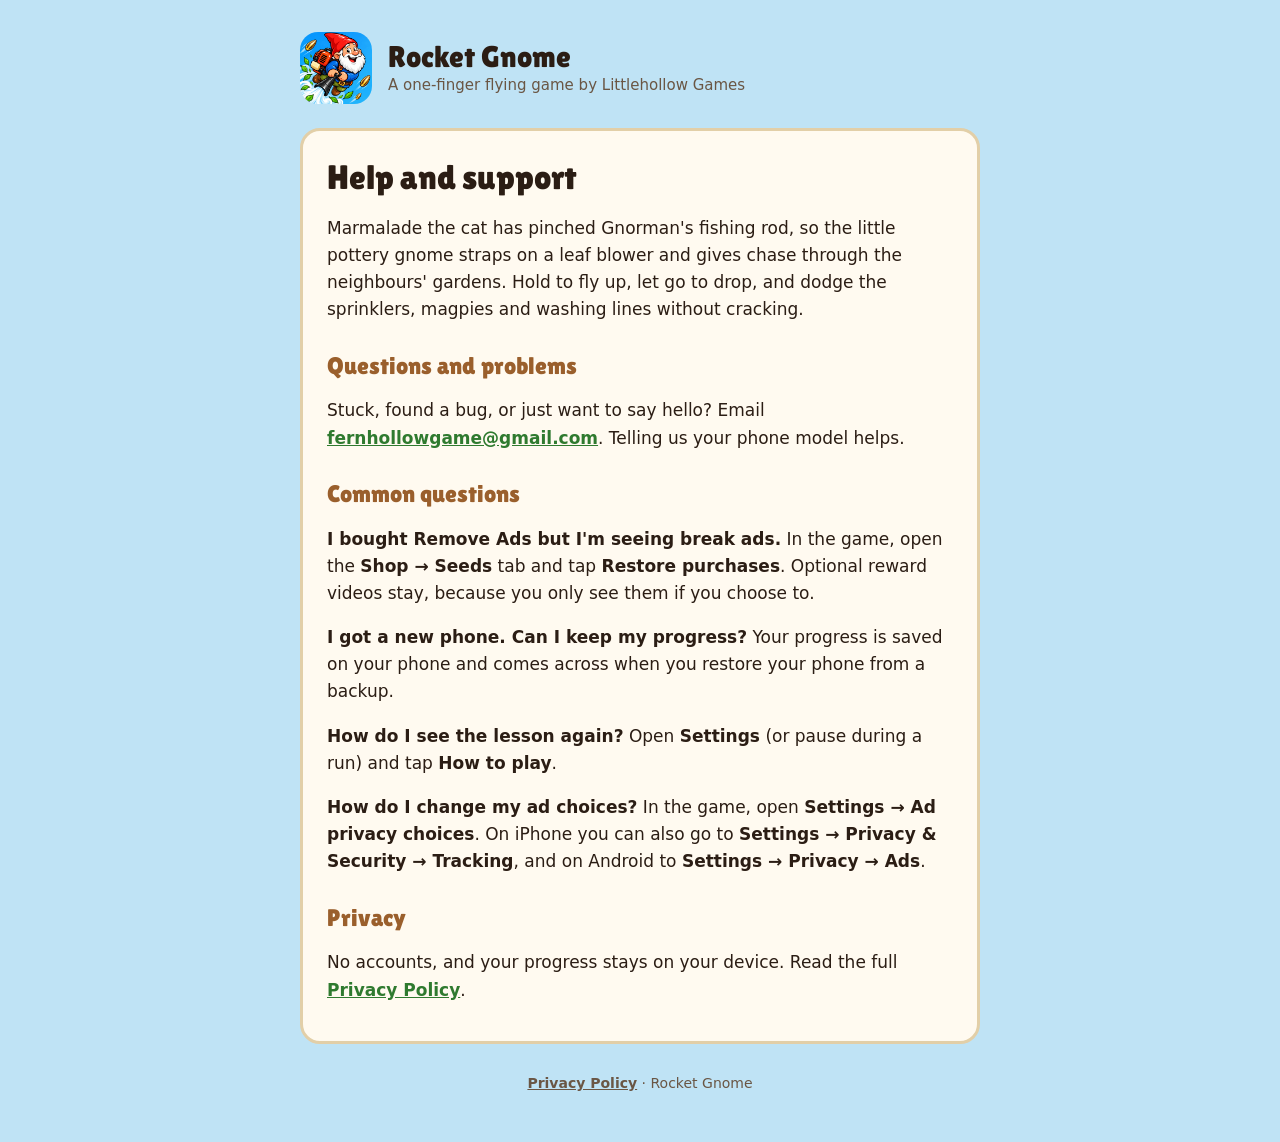
<file: index.html>
<!doctype html>
<html lang="en-GB">
<head>
  <meta charset="utf-8">
  <meta name="viewport" content="width=device-width, initial-scale=1, viewport-fit=cover">
  <title>Rocket Gnome · Help</title>
  <meta name="description" content="Help and support for Rocket Gnome, a one-finger flying game.">
  <link rel="icon" href="icon.png">
  <link rel="stylesheet" href="style.css">
</head>
<body>
<main>
  <header>
    <img src="icon.png" alt="">
    <div><div class="name">Rocket Gnome</div><div class="tag">A one-finger flying game by Littlehollow Games</div></div>
  </header>

  <div class="card">
    <h1>Help and support</h1>
    <p>Marmalade the cat has pinched Gnorman's fishing rod, so the little pottery gnome straps on a leaf blower and gives chase through the neighbours' gardens. Hold to fly up, let go to drop, and dodge the sprinklers, magpies and washing lines without cracking.</p>

    <h2>Questions and problems</h2>
    <p>Stuck, found a bug, or just want to say hello? Email <a href="mailto:fernhollowgame@gmail.com">fernhollowgame@gmail.com</a>. Telling us your phone model helps.</p>

    <h2>Common questions</h2>
    <p><strong>I bought Remove Ads but I'm seeing break ads.</strong> In the game, open the <strong>Shop → Seeds</strong> tab and tap <strong>Restore purchases</strong>. Optional reward videos stay, because you only see them if you choose to.</p>
    <p><strong>I got a new phone. Can I keep my progress?</strong> Your progress is saved on your phone and comes across when you restore your phone from a backup.</p>
    <p><strong>How do I see the lesson again?</strong> Open <strong>Settings</strong> (or pause during a run) and tap <strong>How to play</strong>.</p>
    <p><strong>How do I change my ad choices?</strong> In the game, open <strong>Settings → Ad privacy choices</strong>. On iPhone you can also go to <strong>Settings → Privacy &amp; Security → Tracking</strong>, and on Android to <strong>Settings → Privacy → Ads</strong>.</p>

    <h2>Privacy</h2>
    <p>No accounts, and your progress stays on your device. Read the full <a href="privacy.html">Privacy Policy</a>.</p>
  </div>

  <footer><a href="privacy.html">Privacy Policy</a> · Rocket Gnome</footer>
</main>
</body>
</html>
</file>
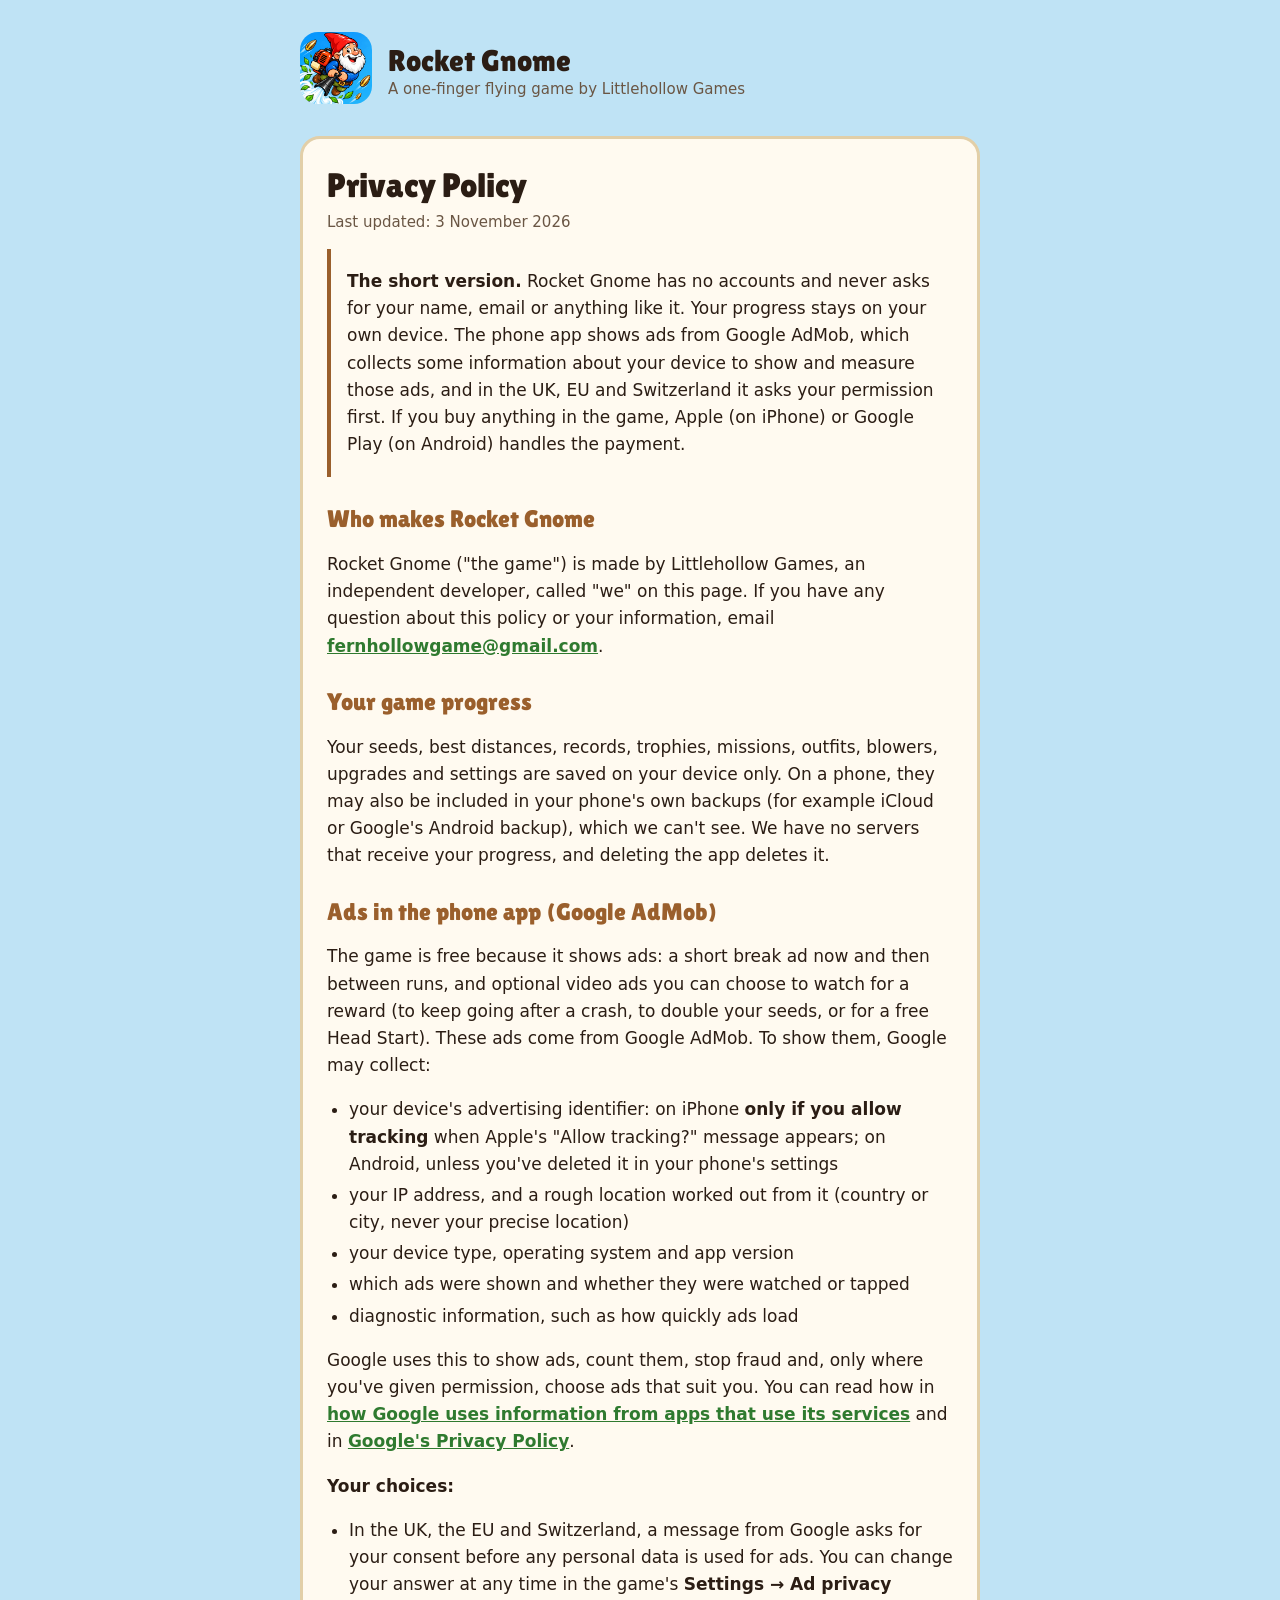
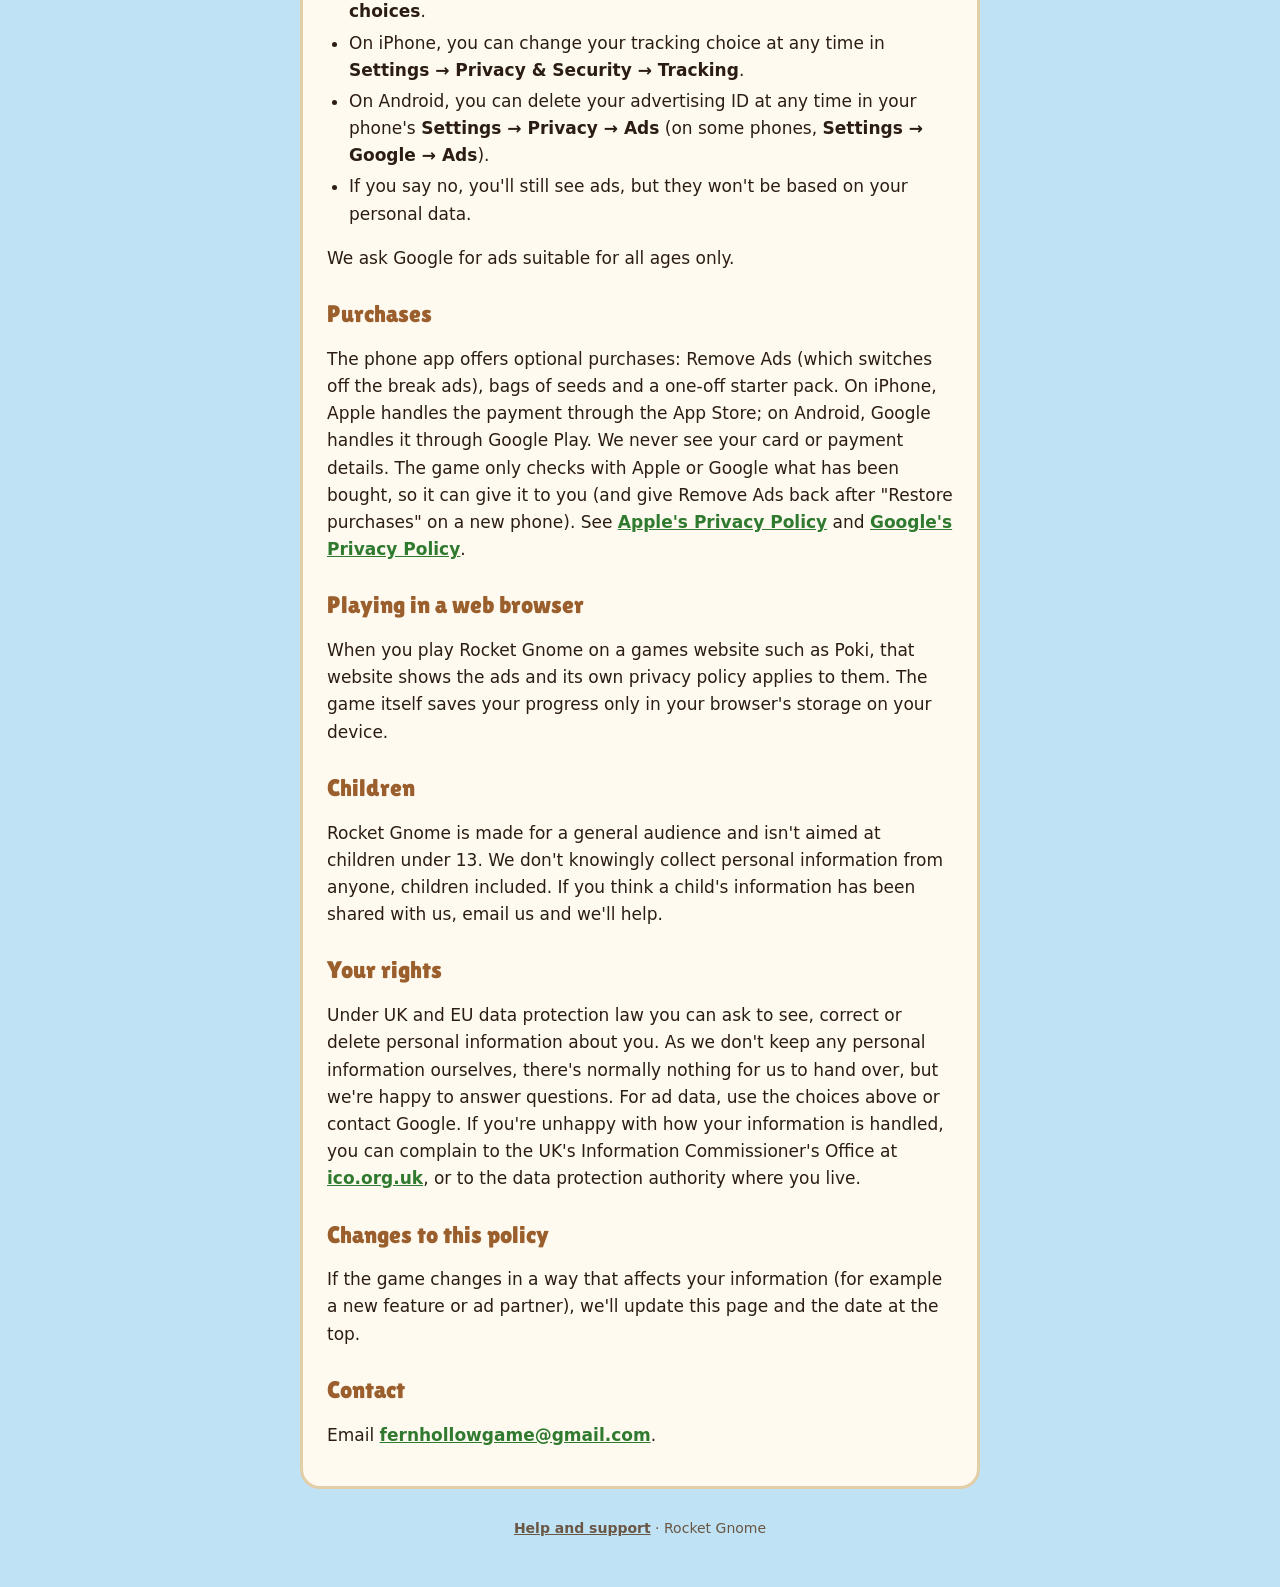
<file: privacy.html>
<!doctype html>
<html lang="en-GB">
<head>
  <meta charset="utf-8">
  <meta name="viewport" content="width=device-width, initial-scale=1, viewport-fit=cover">
  <title>Privacy Policy · Rocket Gnome</title>
  <meta name="description" content="How Rocket Gnome handles your information.">
  <link rel="icon" href="icon.png">
  <link rel="stylesheet" href="style.css">
</head>
<body>
<main>
  <header>
    <a href="./"><img src="icon.png" alt=""></a>
    <div><a href="./"><div class="name">Rocket Gnome</div></a><div class="tag">A one-finger flying game by Littlehollow Games</div></div>
  </header>

  <div class="card">
    <h1>Privacy Policy</h1>
    <p class="updated">Last updated: 3 November 2026</p>

    <div class="short">
      <p><strong>The short version.</strong> Rocket Gnome has no accounts and never asks for your name, email or anything like it. Your progress stays on your own device. The phone app shows ads from Google AdMob, which collects some information about your device to show and measure those ads, and in the UK, EU and Switzerland it asks your permission first. If you buy anything in the game, Apple (on iPhone) or Google Play (on Android) handles the payment.</p>
    </div>

    <h2>Who makes Rocket Gnome</h2>
    <p>Rocket Gnome ("the game") is made by Littlehollow Games, an independent developer, called "we" on this page. If you have any question about this policy or your information, email <a href="mailto:fernhollowgame@gmail.com">fernhollowgame@gmail.com</a>.</p>

    <h2>Your game progress</h2>
    <p>Your seeds, best distances, records, trophies, missions, outfits, blowers, upgrades and settings are saved on your device only. On a phone, they may also be included in your phone's own backups (for example iCloud or Google's Android backup), which we can't see. We have no servers that receive your progress, and deleting the app deletes it.</p>

    <h2>Ads in the phone app (Google AdMob)</h2>
    <p>The game is free because it shows ads: a short break ad now and then between runs, and optional video ads you can choose to watch for a reward (to keep going after a crash, to double your seeds, or for a free Head Start). These ads come from Google AdMob. To show them, Google may collect:</p>
    <ul>
      <li>your device's advertising identifier: on iPhone <strong>only if you allow tracking</strong> when Apple's "Allow tracking?" message appears; on Android, unless you've deleted it in your phone's settings</li>
      <li>your IP address, and a rough location worked out from it (country or city, never your precise location)</li>
      <li>your device type, operating system and app version</li>
      <li>which ads were shown and whether they were watched or tapped</li>
      <li>diagnostic information, such as how quickly ads load</li>
    </ul>
    <p>Google uses this to show ads, count them, stop fraud and, only where you've given permission, choose ads that suit you. You can read how in <a href="https://policies.google.com/technologies/partner-sites" rel="noopener">how Google uses information from apps that use its services</a> and in <a href="https://policies.google.com/privacy" rel="noopener">Google's Privacy Policy</a>.</p>
    <p><strong>Your choices:</strong></p>
    <ul>
      <li>In the UK, the EU and Switzerland, a message from Google asks for your consent before any personal data is used for ads. You can change your answer at any time in the game's <strong>Settings → Ad privacy choices</strong>.</li>
      <li>On iPhone, you can change your tracking choice at any time in <strong>Settings → Privacy &amp; Security → Tracking</strong>.</li>
      <li>On Android, you can delete your advertising ID at any time in your phone's <strong>Settings → Privacy → Ads</strong> (on some phones, <strong>Settings → Google → Ads</strong>).</li>
      <li>If you say no, you'll still see ads, but they won't be based on your personal data.</li>
    </ul>
    <p>We ask Google for ads suitable for all ages only.</p>

    <h2>Purchases</h2>
    <p>The phone app offers optional purchases: Remove Ads (which switches off the break ads), bags of seeds and a one-off starter pack. On iPhone, Apple handles the payment through the App Store; on Android, Google handles it through Google Play. We never see your card or payment details. The game only checks with Apple or Google what has been bought, so it can give it to you (and give Remove Ads back after "Restore purchases" on a new phone). See <a href="https://www.apple.com/legal/privacy/" rel="noopener">Apple's Privacy Policy</a> and <a href="https://policies.google.com/privacy" rel="noopener">Google's Privacy Policy</a>.</p>

    <h2>Playing in a web browser</h2>
    <p>When you play Rocket Gnome on a games website such as Poki, that website shows the ads and its own privacy policy applies to them. The game itself saves your progress only in your browser's storage on your device.</p>

    <h2>Children</h2>
    <p>Rocket Gnome is made for a general audience and isn't aimed at children under 13. We don't knowingly collect personal information from anyone, children included. If you think a child's information has been shared with us, email us and we'll help.</p>

    <h2>Your rights</h2>
    <p>Under UK and EU data protection law you can ask to see, correct or delete personal information about you. As we don't keep any personal information ourselves, there's normally nothing for us to hand over, but we're happy to answer questions. For ad data, use the choices above or contact Google. If you're unhappy with how your information is handled, you can complain to the UK's Information Commissioner's Office at <a href="https://ico.org.uk" rel="noopener">ico.org.uk</a>, or to the data protection authority where you live.</p>

    <h2>Changes to this policy</h2>
    <p>If the game changes in a way that affects your information (for example a new feature or ad partner), we'll update this page and the date at the top.</p>

    <h2>Contact</h2>
    <p>Email <a href="mailto:fernhollowgame@gmail.com">fernhollowgame@gmail.com</a>.</p>
  </div>

  <footer><a href="./">Help and support</a> · Rocket Gnome</footer>
</main>
</body>
</html>
</file>
<file: style.css>
/* Rocket Gnome's web pages: the game's sky, wood and gold, and its Lilita One lettering (src/theme.ts) */
@font-face { font-family: 'Lilita One'; font-display: swap; src: url(fonts/lilita.ttf) format('truetype'); }

:root {
  --sky: #bfe3f5;
  --card: #fffaf0;
  --ink: #2b1d14;
  --muted: #6a5644;
  --wood: #9a5f2c;
  --link: #2f7a2f;
  --line: #e2cfa8;
  color-scheme: light;
}
@media (prefers-color-scheme: dark) {
  :root {
    --sky: #12222c;
    --card: #2a1f17;
    --ink: #f4ead8;
    --muted: #c9b79c;
    --wood: #f0b46a;
    --link: #8fd47e;
    --line: #4d3a2a;
    color-scheme: dark;
  }
}

* { box-sizing: border-box; }
body {
  margin: 0;
  background: var(--sky);
  color: var(--ink);
  font: 17px/1.6 system-ui, -apple-system, 'Segoe UI', sans-serif;
  padding: 32px max(16px, env(safe-area-inset-right, 0px)) 48px max(16px, env(safe-area-inset-left, 0px));
}
main { max-width: 680px; margin: 0 auto; }
header { display: flex; align-items: center; gap: 16px; margin-bottom: 24px; }
header img { width: 72px; height: 72px; border-radius: 18px; flex: none; }
header a { color: inherit; text-decoration: none; }
.name { font: 30px/1.1 'Lilita One', 'Arial Rounded MT Bold', sans-serif; }
.tag { color: var(--muted); font-size: 15px; }
.card { background: var(--card); border: 3px solid var(--line); border-radius: 20px; padding: 8px 24px 20px; }
h1, h2 { font-family: 'Lilita One', 'Arial Rounded MT Bold', sans-serif; font-weight: 400; line-height: 1.2; text-wrap: balance; }
h1 { font-size: 34px; margin: 18px 0 4px; }
h2 { font-size: 24px; margin: 28px 0 6px; color: var(--wood); }
.updated { color: var(--muted); font-size: 15px; margin-top: 0; }
a { color: var(--link); font-weight: 700; }
ul { padding-left: 22px; }
li { margin: 4px 0; }
.short { border-left: 4px solid var(--wood); padding: 2px 0 2px 16px; }
footer { color: var(--muted); font-size: 14px; text-align: center; margin-top: 28px; }
footer a { color: var(--muted); }
</file>
